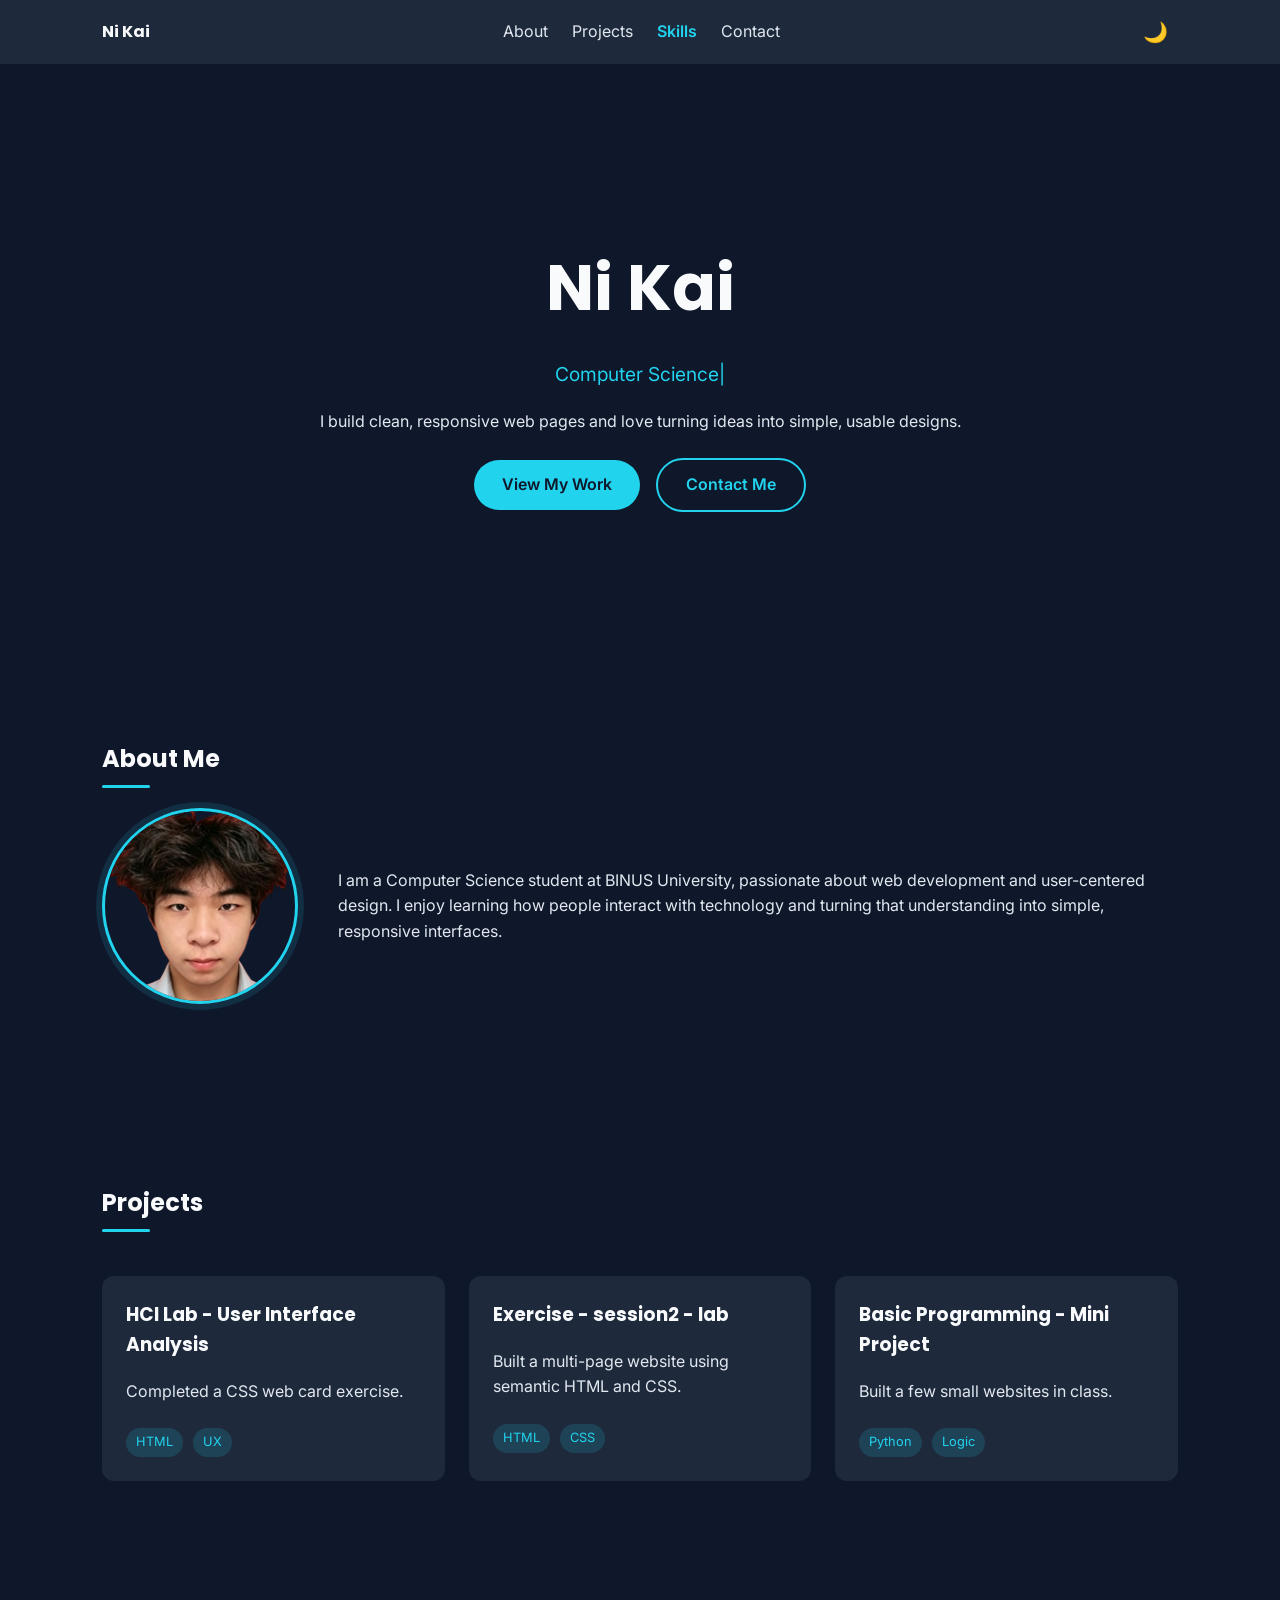
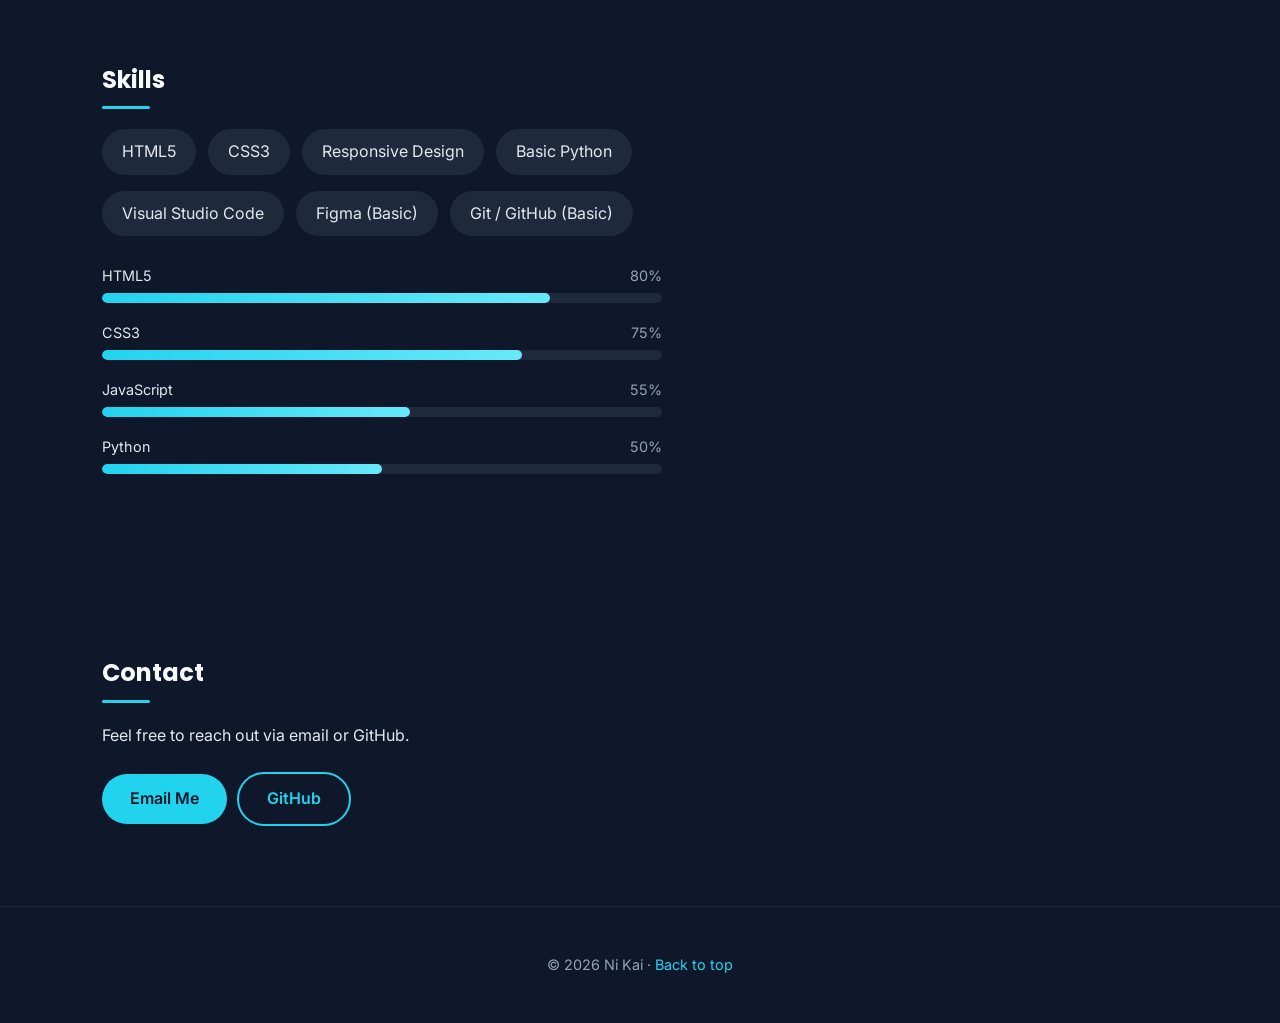
<file: index.html>
<!DOCTYPE html>
<html lang="en">
<head>
    <meta charset="UTF-8">
    <meta name="viewport" content="width=device-width, initial-scale=1.0">
    <title>Ni Kai | Portfolio</title>
    <link rel="icon" href="data:,">
    <link rel="preconnect" href="https://fonts.googleapis.com">
    <link href="https://fonts.googleapis.com/css2?family=Inter:wght@400;500&family=Poppins:wght@600;700&display=swap" rel="stylesheet">
    <link rel="stylesheet" href="style.css">
</head>
<body>
    <header>
        <nav>
            <div class="logo">Ni Kai</div>
            <ul id="nav-menu">
                <li><a href="#about">About</a></li>
                <li><a href="#projects">Projects</a></li>
                <li><a href="#skills">Skills</a></li>
                <li><a href="#contact">Contact</a></li>
            </ul>
            <div class="nav-actions">
                <button id="theme-toggle" type="button" aria-label="Toggle color theme" aria-pressed="false">🌙</button>
                <button id="nav-toggle" type="button" aria-label="Toggle navigation menu" aria-expanded="false">☰</button>
            </div>
        </nav>
    </header>

    <main>
        <section id="home">
            <h1>Ni Kai</h1>
            <p class="hero-tagline"><span id="typewriter"></span><span class="type-cursor" aria-hidden="true">|</span></p>
            <p>I build clean, responsive web pages and love turning ideas into simple, usable designs.</p>
            <a href="#projects">View My Work</a>
            <a href="#contact">Contact Me</a>
        </section>

        <section id="about">
            <h2>About Me</h2>
            <div class="about-wrap">
                <img class="profile-photo" src="images/profile.png" alt="Portrait of Ni Kai" width="400" height="400">
                <div class="about-text">
                    <p>I am a Computer Science student at BINUS University, passionate about web development and user-centered design. I enjoy learning how people interact with technology and turning that understanding into simple, responsive interfaces.</p>
                </div>
            </div>
        </section>

        <section id="projects">
            <h2>Projects</h2>

            <article>
                <h3>HCI Lab - User Interface Analysis</h3>
                <p>Completed a CSS web card exercise.</p>
                <span>HTML</span>
                <span>UX</span>
            </article>

            <article>
                <h3>Exercise - session2 - lab</h3>
                <p>Built a multi-page website using semantic HTML and CSS.</p>
                <span>HTML</span>
                <span>CSS</span>
            </article>

            <article>
                <h3>Basic Programming - Mini Project</h3>
                <p>Built a few small websites in class.</p>
                <span>Python</span>
                <span>Logic</span>
            </article>
        </section>

        <section id="skills">
            <h2>Skills</h2>
            <ul>
                <li>HTML5</li>
                <li>CSS3</li>
                <li>Responsive Design</li>
                <li>Basic Python</li>
            </ul>
            <ul>
                <li>Visual Studio Code</li>
                <li>Figma (Basic)</li>
                <li>Git / GitHub (Basic)</li>
            </ul>
            <div class="skill-bars">
                <div class="skill-bar">
                    <div class="skill-bar-label"><span>HTML5</span><span class="skill-level">80%</span></div>
                    <div class="track"><div class="fill" data-level="80"></div></div>
                </div>
                <div class="skill-bar">
                    <div class="skill-bar-label"><span>CSS3</span><span class="skill-level">75%</span></div>
                    <div class="track"><div class="fill" data-level="75"></div></div>
                </div>
                <div class="skill-bar">
                    <div class="skill-bar-label"><span>JavaScript</span><span class="skill-level">55%</span></div>
                    <div class="track"><div class="fill" data-level="55"></div></div>
                </div>
                <div class="skill-bar">
                    <div class="skill-bar-label"><span>Python</span><span class="skill-level">50%</span></div>
                    <div class="track"><div class="fill" data-level="50"></div></div>
                </div>
            </div>
        </section>

        <section id="contact">
            <h2>Contact</h2>
            <p>Feel free to reach out via email or GitHub.</p>
            <a href="mailto:kai.ni@binus.ac.id">Email Me</a>
            <a href="https://github.com/nkznb" target="_blank" rel="noopener noreferrer">GitHub</a>
        </section>
    </main>

    <footer>
        <p>© 2026 Ni Kai · <a href="#home">Back to top</a></p>
    </footer>

    <button id="back-to-top" type="button" aria-label="Back to top">↑</button>

    <script src="script.js"></script>
</body>
</html>
</file>
<file: style.css>
html {
    scroll-behavior: smooth;
}

:root {
    --bg: #0F172A;
    --surface: #1E293B;
    --accent: #22D3EE;
    --text: #E2E8F0;
    --heading: #F8FAFC;
    --muted: #94A3B8;
    --border: #1E293B;
}

[data-theme="light"] {
    --bg: #F1F5F9;
    --surface: #FFFFFF;
    --accent: #0891B2;
    --text: #334155;
    --heading: #0F172A;
    --muted: #64748B;
    --border: #E2E8F0;
}

body {
    margin: 0;
    background-color: var(--bg);
    color: var(--text);
    font-family: 'Inter', sans-serif;
    line-height: 1.6;
}

h1, h2, h3 {
    font-family: 'Poppins', sans-serif;
    color: var(--heading);
}

h2 {
    position: relative;
    padding-bottom: 10px;
}

h2::after {
    content: "";
    position: absolute;
    left: 0;
    bottom: 0;
    width: 48px;
    height: 3px;
    border-radius: 2px;
    background-color: var(--accent);
}

/* ===== 导航栏 ===== */
header {
    position: sticky;
    top: 0;
    z-index: 50;
    background-color: var(--surface);
    padding: 16px 8%;
    transition: box-shadow 0.3s ease;
}

header.scrolled {
    box-shadow: 0 6px 18px rgba(0, 0, 0, 0.35);
}

nav {
    display: flex;
    justify-content: space-between;
    align-items: center;
    gap: 16px;
    flex-wrap: wrap;
}

.logo {
    font-family: 'Poppins', sans-serif;
    font-weight: 700;
    color: var(--heading);
}

nav ul {
    display: flex;
    gap: 24px;
    list-style: none;
    margin: 0;
    padding: 0;
}

nav a {
    color: var(--text);
    text-decoration: none;
}

nav a:hover {
    color: var(--accent);
}

nav a.active {
    color: var(--accent);
    font-weight: 600;
}

.nav-actions {
    display: flex;
    align-items: center;
    gap: 8px;
}

#theme-toggle,
#nav-toggle {
    background: transparent;
    border: none;
    cursor: pointer;
    color: var(--heading);
    font-size: 1.25rem;
    line-height: 1;
    padding: 6px 10px;
}

#theme-toggle:hover,
#nav-toggle:hover {
    color: var(--accent);
}

#nav-toggle {
    display: none;
}

/* ===== Hero 首屏 ===== */
#home {
    padding: 120px 8%;
    text-align: center;
}

#home h1 {
    font-size: clamp(2.5rem, 6vw, 4rem);
    margin-bottom: 8px;
}

.hero-tagline {
    color: var(--accent);
    font-size: 1.2rem;
}

.type-cursor {
    color: var(--accent);
    animation: blink 1s step-end infinite;
}

@keyframes blink {
    0%, 100% { opacity: 1; }
    50% { opacity: 0; }
}

#home a {
    display: inline-block;
    background-color: var(--accent);
    color: var(--bg);
    padding: 12px 28px;
    border-radius: 999px;
    text-decoration: none;
    font-weight: 600;
    margin: 8px 6px;
}

#home a:last-of-type {
    background-color: transparent;
    color: var(--accent);
    border: 2px solid var(--accent);
}

/* ===== 区块通用间距 ===== */
section {
    padding: 80px 8%;
}

/* ===== About 头像介绍 ===== */
.about-wrap {
    display: flex;
    align-items: center;
    gap: 40px;
    flex-wrap: wrap;
}

.profile-photo {
    width: 190px;
    height: 190px;
    border-radius: 50%;
    object-fit: cover;
    border: 3px solid var(--accent);
    box-shadow: 0 0 0 6px rgba(34, 211, 238, 0.12);
    flex-shrink: 0;
    transition: transform 0.3s ease;
}

.profile-photo:hover {
    transform: scale(1.05);
}

.about-text {
    flex: 1 1 280px;
}

/* ===== Projects 卡片 ===== */
#projects {
    display: flex;
    flex-wrap: wrap;
    gap: 24px;
}

#projects h2 {
    width: 100%;
}

article {
    flex: 1 1 250px;
    background-color: var(--surface);
    padding: 24px;
    border-radius: 12px;
    transition: transform 0.3s, box-shadow 0.3s;
}

article:hover {
    transform: translateY(-6px);
    box-shadow: 0 10px 25px rgba(0, 0, 0, 0.4);
}

article h3 {
    margin-top: 0;
}

article span {
    display: inline-block;
    background-color: rgba(34, 211, 238, 0.15);
    color: var(--accent);
    font-size: 0.8rem;
    padding: 4px 10px;
    border-radius: 999px;
    margin: 8px 6px 0 0;
}

/* ===== Skills ===== */
#skills ul {
    display: flex;
    flex-wrap: wrap;
    gap: 12px;
    list-style: none;
    padding: 0;
}

#skills li {
    background-color: var(--surface);
    padding: 10px 20px;
    border-radius: 999px;
}

.skill-bars {
    margin-top: 28px;
    display: grid;
    gap: 18px;
    max-width: 560px;
}

.skill-bar-label {
    display: flex;
    justify-content: space-between;
    font-size: 0.9rem;
    margin-bottom: 6px;
}

.skill-level {
    color: var(--muted);
}

.track {
    background-color: var(--surface);
    border-radius: 999px;
    height: 10px;
    overflow: hidden;
}

.fill {
    height: 100%;
    width: 0;
    border-radius: 999px;
    background: linear-gradient(90deg, var(--accent), #67E8F9);
    transition: width 1s ease;
}

/* ===== Contact ===== */
#contact a {
    display: inline-block;
    margin: 8px 6px 0 0;
    padding: 12px 28px;
    border-radius: 999px;
    text-decoration: none;
    font-weight: 600;
}

#contact a:first-of-type {
    background-color: var(--accent);
    color: var(--bg);
}

#contact a:last-of-type {
    border: 2px solid var(--accent);
    color: var(--accent);
}

/* ===== Footer ===== */
footer {
    text-align: center;
    padding: 32px 8%;
    border-top: 1px solid var(--border);
    color: var(--muted);
    font-size: 0.9rem;
}

footer a {
    color: var(--accent);
    text-decoration: none;
}

/* ===== 回到顶部按钮 ===== */
#back-to-top {
    position: fixed;
    right: 24px;
    bottom: 24px;
    width: 44px;
    height: 44px;
    border-radius: 50%;
    border: 2px solid var(--accent);
    background-color: var(--surface);
    color: var(--accent);
    font-size: 1.2rem;
    cursor: pointer;
    display: none;
    z-index: 100;
}

#back-to-top.show {
    display: block;
}

/* ===== 滚动进场动画 ===== */
.reveal {
    opacity: 0;
    transform: translateY(28px);
    transition: opacity 0.6s ease, transform 0.6s ease;
}

.reveal.visible {
    opacity: 1;
    transform: translateY(0);
}

@media (prefers-reduced-motion: reduce) {
    .reveal {
        opacity: 1;
        transform: none;
        transition: none;
    }
}

/* ===== 响应式：手机端 ===== */
@media (max-width: 768px) {
    nav {
        flex-direction: column;
        align-items: stretch;
        gap: 12px;
    }

    .logo {
        order: 1;
    }

    .nav-actions {
        order: 2;
        justify-content: flex-end;
    }

    #nav-menu {
        order: 3;
        display: none;
        width: 100%;
        flex-direction: column;
        gap: 12px;
    }

    #nav-menu.nav-open {
        display: flex;
    }

    #nav-toggle {
        display: block;
    }

    #home {
        padding: 80px 8%;
    }

    section {
        padding: 56px 8%;
    }

    .about-wrap {
        flex-direction: column;
        text-align: center;
    }

    .profile-photo {
        width: 150px;
        height: 150px;
    }
}
</file>
